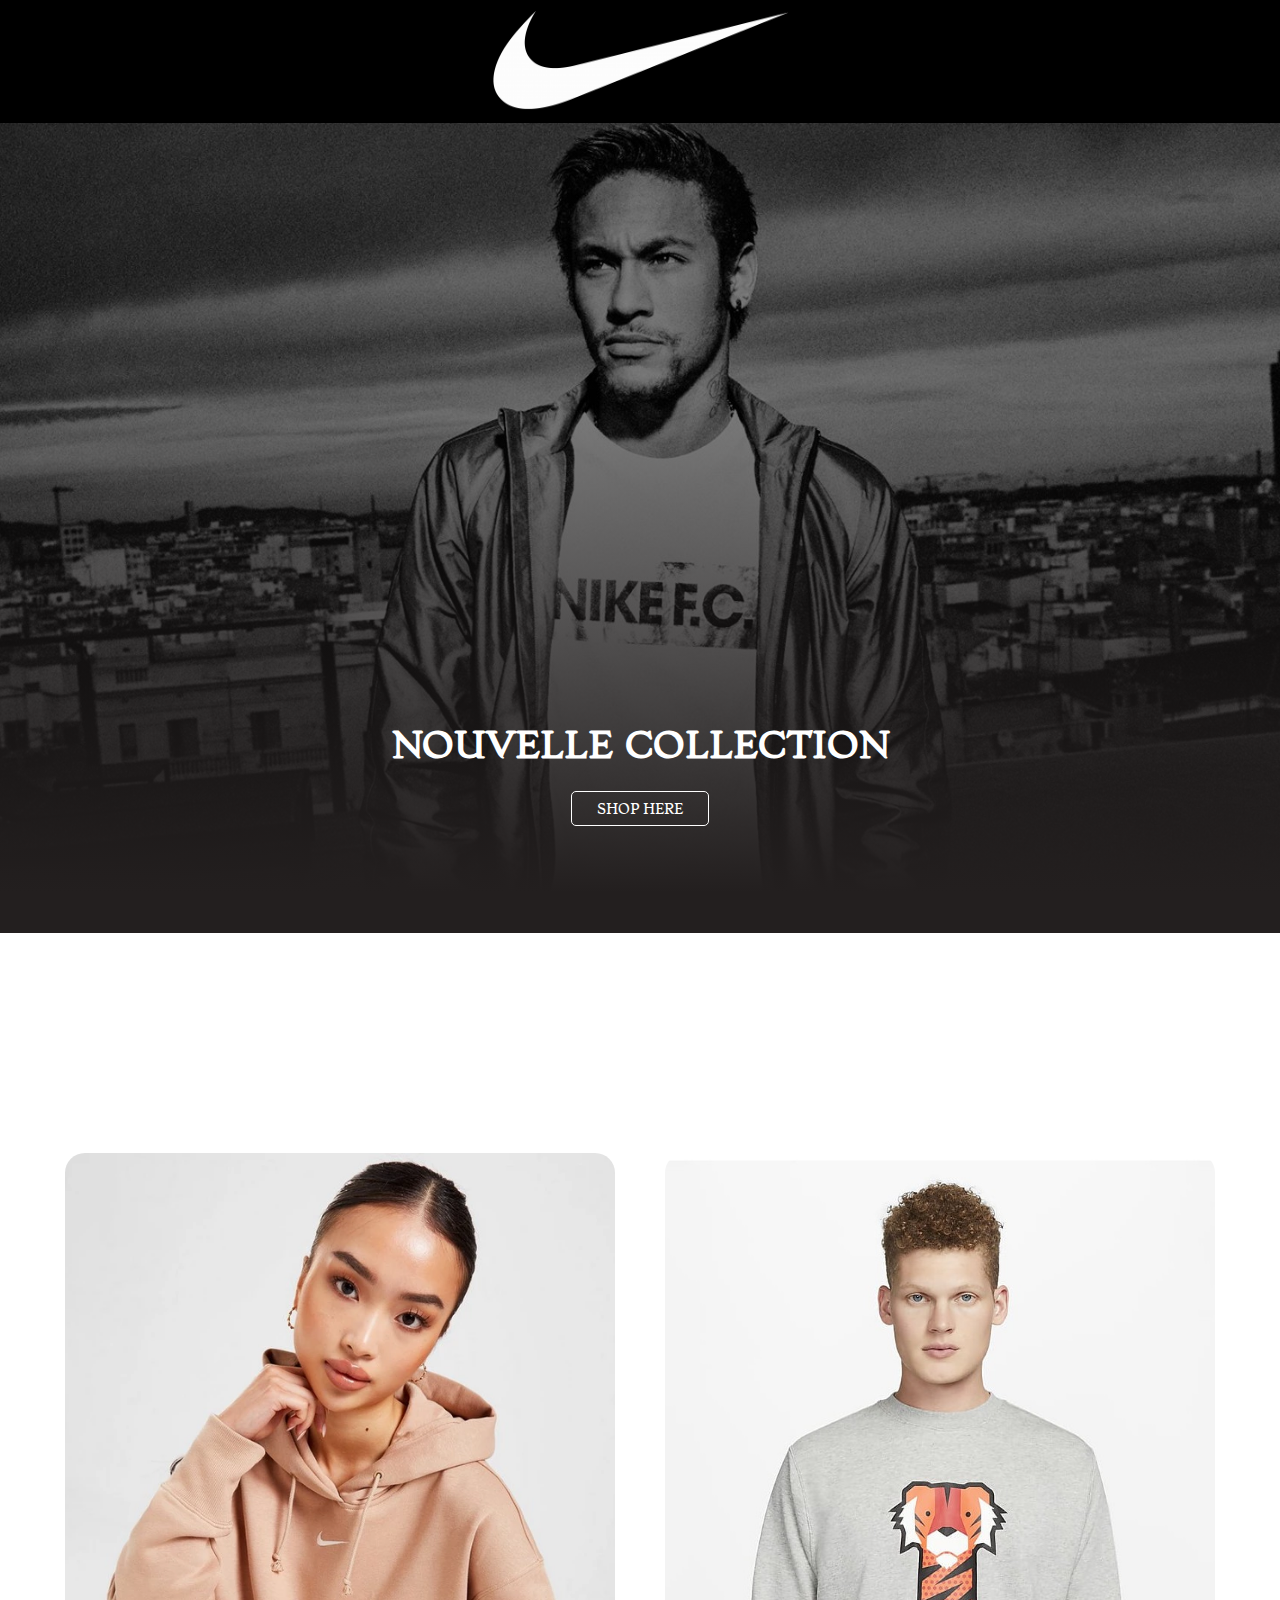
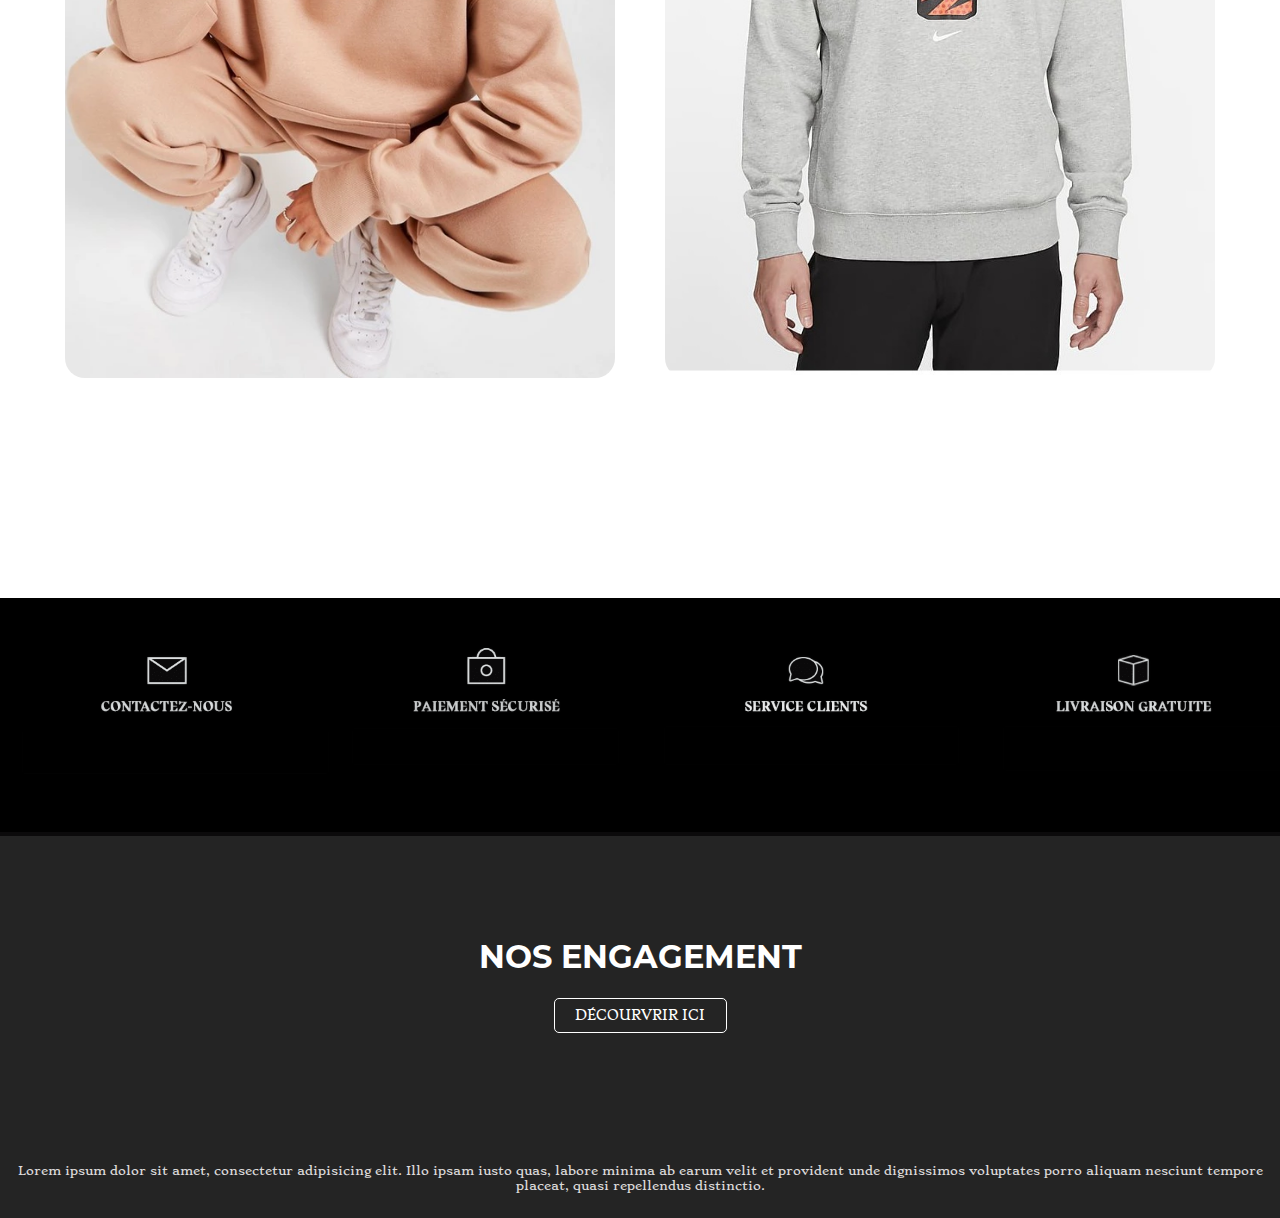
<file: Nike/index.html>
<!DOCTYPE html>
<html lang="fr">
    <head>
        <meta charset='utf-8'>
        <meta http-equiv='X-UA-Compatible' content='IE=edge'>
        <meta name='viewport' content='width=device-width, initial-scale=1'>
        <link rel='stylesheet' type='text/css' href="css/index.css">
        <link rel='stylesheet' type='text/css' href="css/fonts.css">
        <title>Nike - Store</title>
    </head>

    <body>
        <header>
            <div class="full-top">
                <div class="logo-main">
                    <img src="./img/Nike-Logo-PNG-300x107.png">
                </div>
            </div>
        </header>

        <section id="section-1">
            <div class="gradient-background-section-1">
                <div class="shop-here">
                    <h1 class="new-merch">NOUVELLE COLLECTION</h1>
                    <button><a href="../Nike/arcticle.html">SHOP HERE</a></button>
                </div>
            </div>
        </section>

        <section id="section-2">
            <div class="box-merch">
                <div class="pants-merch"></div>
                <div class="shirt-merch"></div>
            </div>
        </section>

        <section id="section-3">
            <div class="box-info">
                <img src="./img/image.png">
            </div>
        </section>
    
        <section id="section-4">
            <div class="box-engagement">
                <h1>NOS ENGAGEMENT</h1>
                <button><a href="../Nike/engagements.html">DÉCOURVRIR ICI</a></button>
            </div>
        </section>

        <footer>
            <div class="owner">Lorem ipsum dolor sit amet, consectetur adipisicing elit. Illo ipsam iusto quas, labore minima ab earum velit et provident unde dignissimos voluptates porro aliquam nesciunt tempore placeat, quasi repellendus distinctio.</div>
        </footer>
    </body>
</html>
</file>
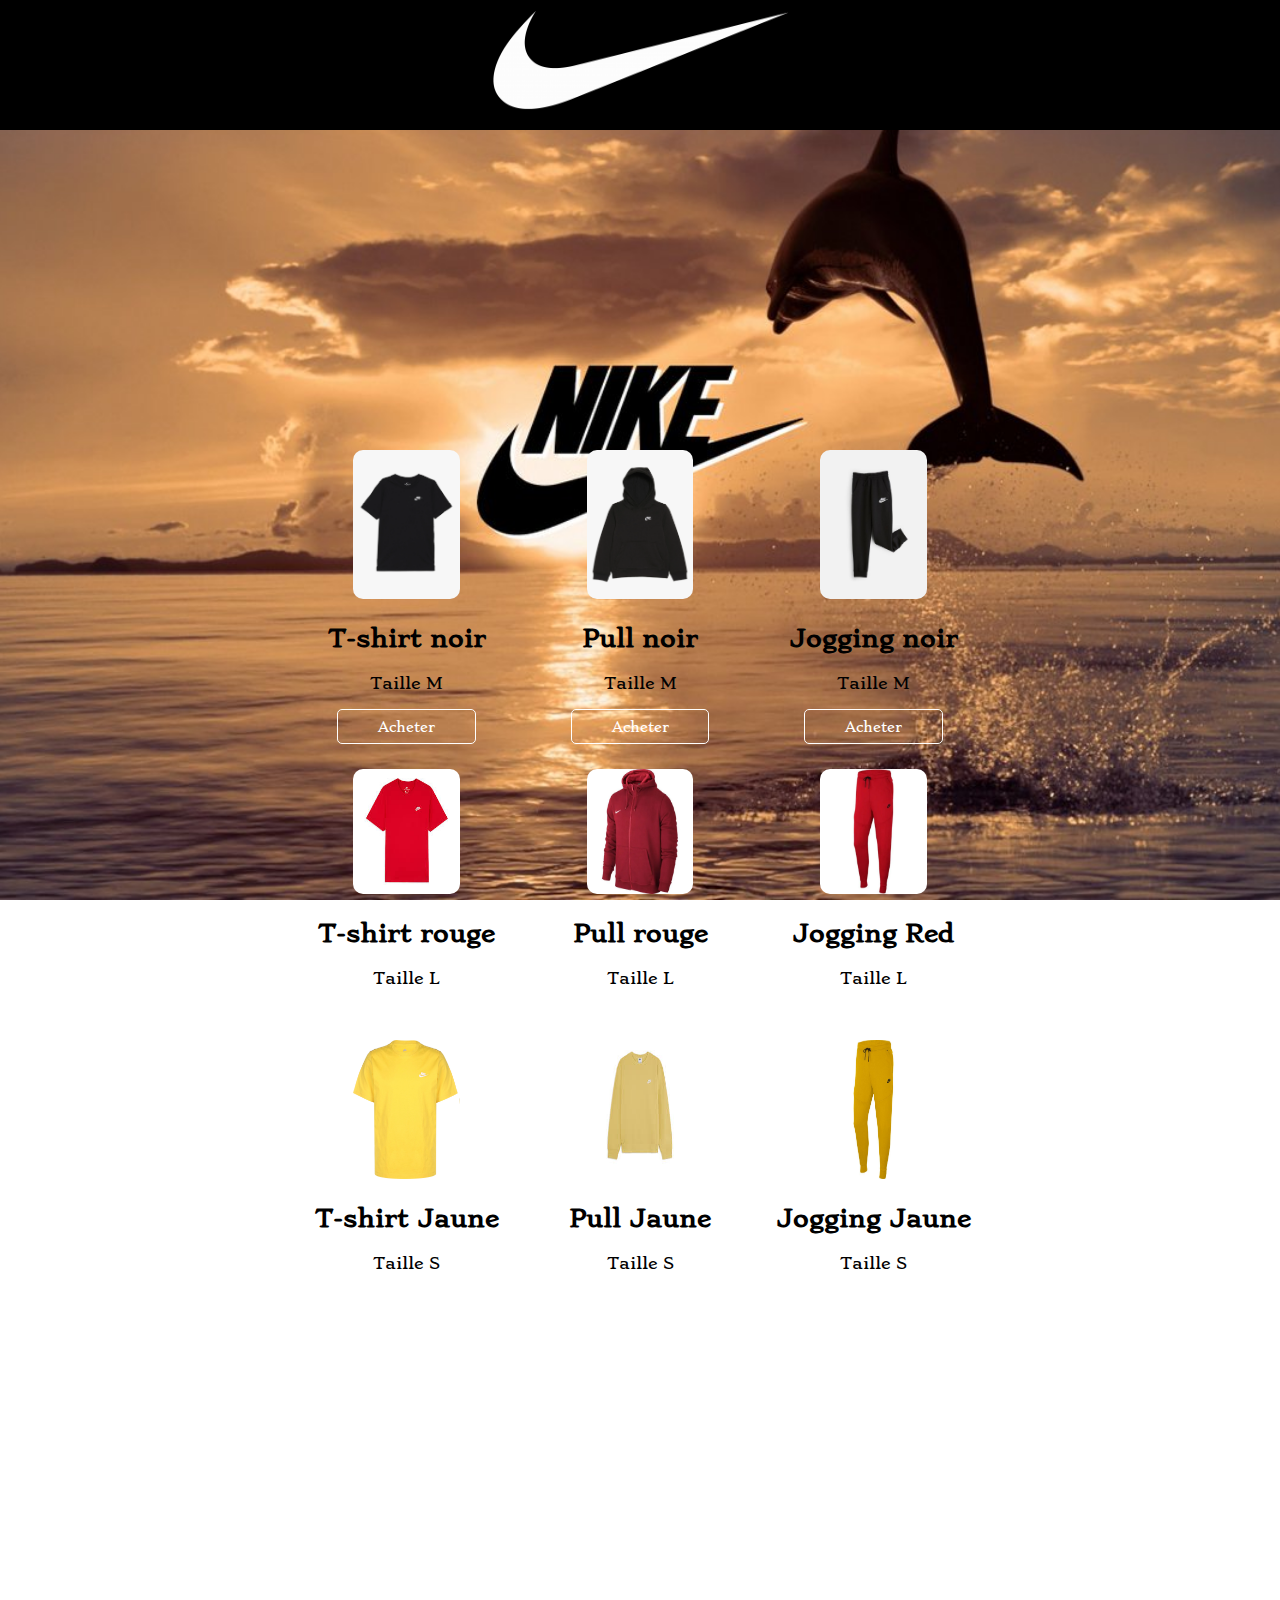
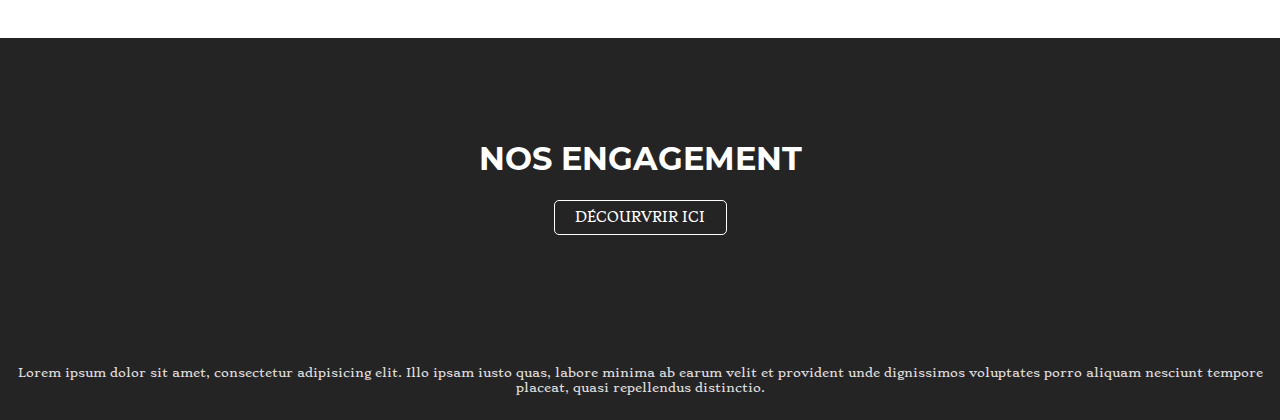
<file: Nike/arcticle.html>
<!DOCTYPE html>
<html lang="fr">
    <head>
        <meta charset='utf-8'>
        <meta http-equiv='X-UA-Compatible' content='IE=edge'>
        <meta name='viewport' content='width=device-width, initial-scale=1'>
        <link rel='stylesheet' type='text/css' href="css/article.css">
        <link rel='stylesheet' type='text/css' href="css/fonts.css">
        <title>Nike - Store/article</title>
    </head>
        <body>
            <header>
                <div class="full-top">
                    <div class="logo-main">
                        <img src="./img/Nike-Logo-PNG-300x107.png">
                    </div>
                </div>
            </header>

        <div class="grid-container">
            <div class="grid-item">
                <img src="img/tshirt noir.webp" alt="T-shirt noir">
                    <h2>T-shirt noir</h2>
                    <p>Taille M</p>
                        <div class="grid-botton">
                            <button class="buy-button">Acheter</button>
                        </div>
            </div>
            <div class="grid-item">
                <img src="img/pull.webp" alt="Pull noir">
                    <h2>Pull noir</h2>
                    <p>Taille M</p>
                        <div class="grid-button">
                            <button class="buy-button">Acheter</button>
                        </div>
            </div>
                
            <div class="grid-item">
                <img src="img/jog.jpg" alt="Jogging noir">
                    <h2>Jogging noir</h2>
                    <p>Taille M</p>
                        <div class="grid-button">
                            <button class="buy-button">Acheter</button>
                        </div>
            </div>
            <div class="grid-item">
                <img src="img/red shirt.jpg" alt="T-shirt rouge">
                    <h2>T-shirt rouge</h2>
                    <p>Taille L</p>
                        <div class="grid-button">
                            <button class="buy-button">Acheter</button>
                        </div>
            </div>
            <div class="grid-item">
                <img src="img/pull rouge.webp" alt="Pull rouge">
                    <h2>Pull rouge</h2>
                    <p>Taille L</p>
                        <div class="grid-button">
                            <button class="buy-button">Acheter</button>
                        </div>
            </div>
            <div class="grid-item">
                <img src="img/jog red.webp" alt="Jogging Red">
                    <h2>Jogging Red</h2>
                    <p>Taille L</p>
                        <div class="grid_button">
                            <button class="buy-button">Acheter</button>
                        </div>
            </div>
            <div class="grid-item">
                <img src="img/yellow.webp" alt="T-shirt jaune">
                    <h2>T-shirt Jaune</h2>
                    <p>Taille S</p>
                        <div class="grid-button">
                            <button class="buy-button">Acheter</button>
                        </div>
            </div>
            <div class="grid-item">
                <img src="img/yellow 3.jpg" alt="Pull Jaune">
                    <h2>Pull Jaune</h2>
                    <p>Taille S</p>
                        <div class="grid-button">
                            <button class="buy-button">Acheter</button>
                        </div>
            </div>
            <div class="grid-item">
                <img src="img/yellow 2.jpg" alt="Jogging Jaune">
                    <h2>Jogging Jaune</h2>
                    <p>Taille S</p>
                        <div class="grid-button">
                            <button class="buy-button">Acheter</button>
                        </div>
            </div>
        </div>

        <section id="section-4">
            <div class="box-engagement">
                <h1>NOS ENGAGEMENT</h1>
                <button><a href="../Nike/engagements.html">DÉCOURVRIR ICI</a></button>
            </div>
        </section>

            <footer>
                <div class="owner">Lorem ipsum dolor sit amet, consectetur adipisicing elit. Illo ipsam iusto quas, labore minima ab earum velit et provident unde dignissimos voluptates porro aliquam nesciunt tempore placeat, quasi repellendus distinctio.</div>
            </footer>
        </body>
</html>
</file>
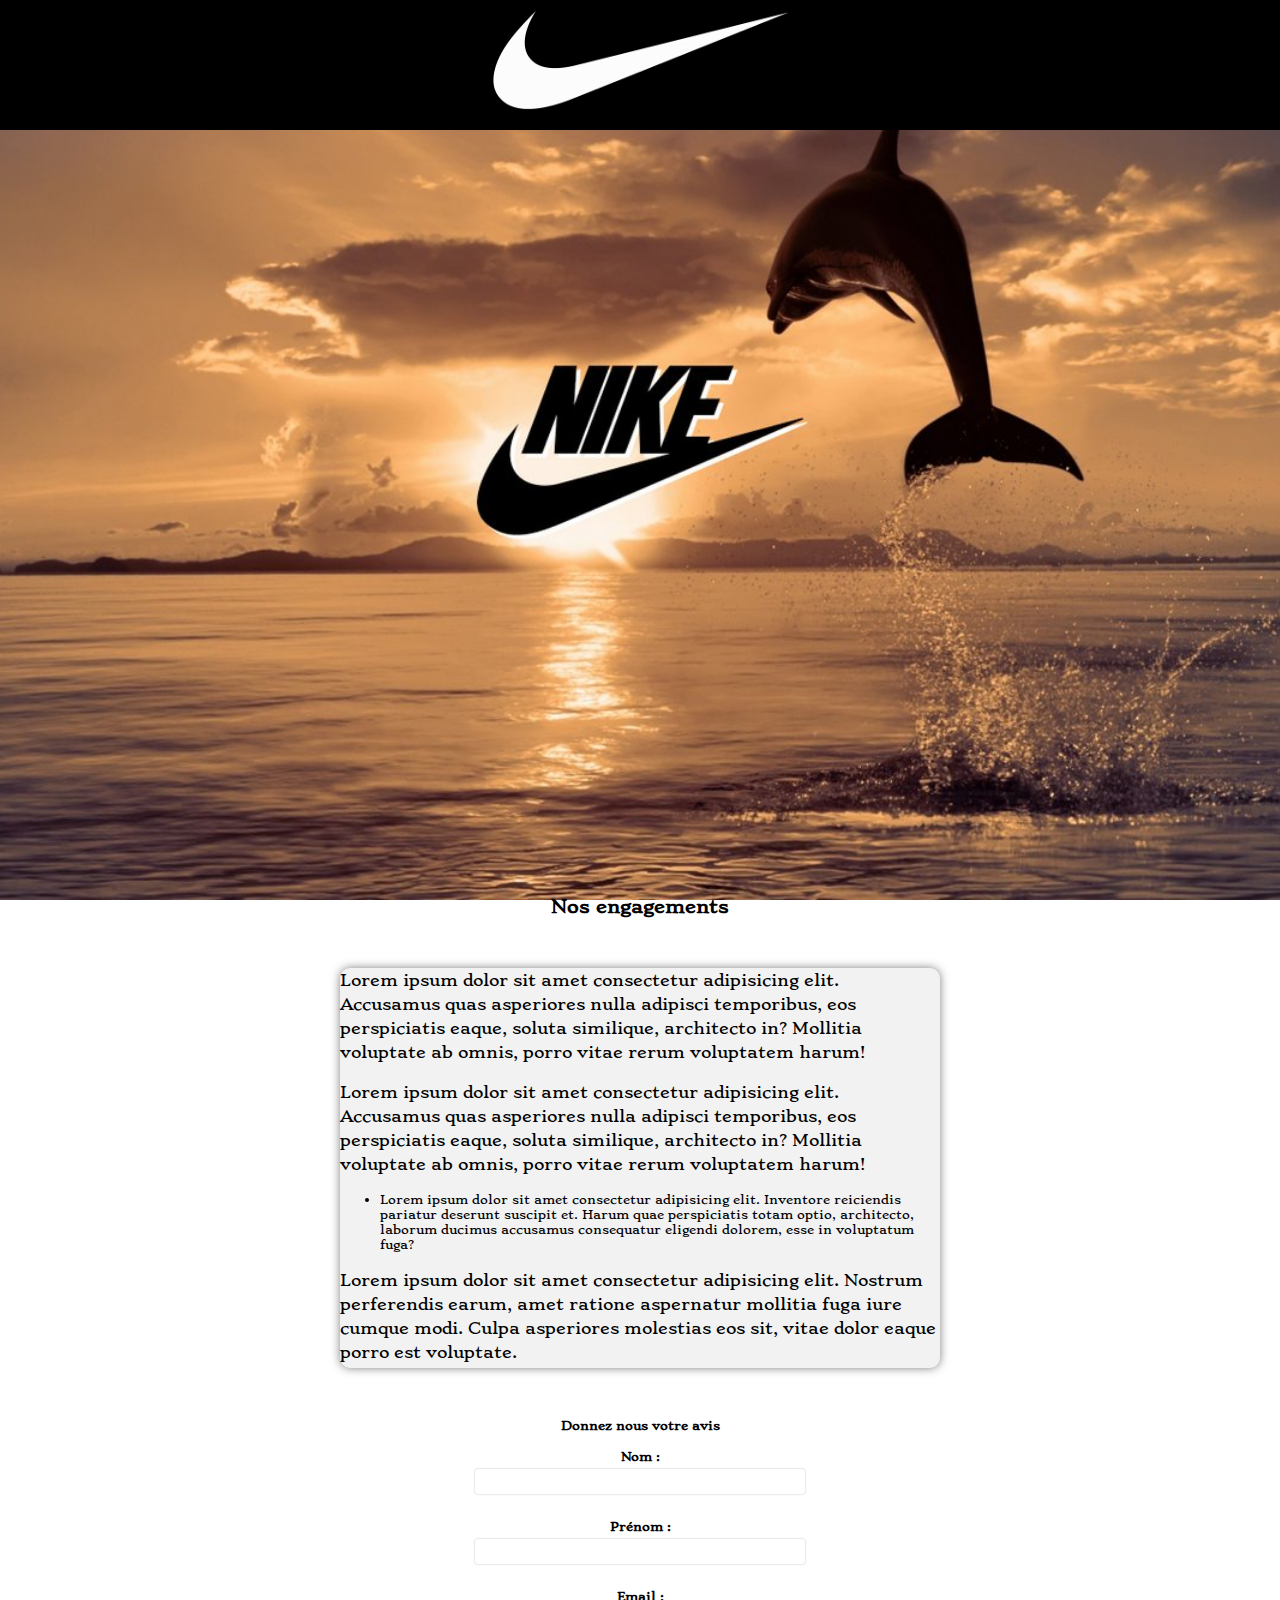
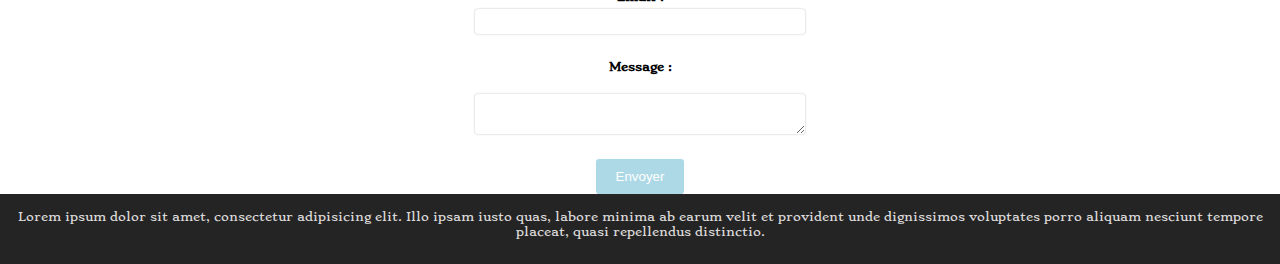
<file: Nike/engagements.html>
<!DOCTYPE html>
<html lang="fr">
    <head>
        <meta charset='utf-8'>
        <meta http-equiv='X-UA-Compatible' content='IE=edge'>
        <meta name='viewport' content='width=device-width, initial-scale=1'>
        <link rel='stylesheet' type='text/css' href="css/engagements.css">
        <link rel='stylesheet' type='text/css' href="css/fonts.css">
        <title>Nike - Store/engagements</title>
    </head>

    <body>
        <header>
            <div class="full-top">
                <div class="logo-main">
                    <img src="./img/Nike-Logo-PNG-300x107.png">
                </div>
            </div>
        </header>

            <div class="video-container">
                    <iframe width="560" height="315" src="https://www.youtube.com/embed/eGUor824a74" title="YouTube video player" frameborder="0" allow="accelerometer; autoplay; clipboard-write; encrypted-media; gyroscope; picture-in-picture; web-share" allowfullscreen></iframe>
            </div>

            <div class="containerbox"></div>
                <h2>Nos engagements</h2>
                    <div class="engagements-box">
                        <p>Lorem ipsum dolor sit amet consectetur adipisicing elit. Accusamus quas asperiores nulla adipisci temporibus, eos perspiciatis eaque, soluta similique, architecto in? Mollitia voluptate ab omnis, porro vitae rerum voluptatem harum!</p>
                        <p>Lorem ipsum dolor sit amet consectetur adipisicing elit. Accusamus quas asperiores nulla adipisci temporibus, eos perspiciatis eaque, soluta similique, architecto in? Mollitia voluptate ab omnis, porro vitae rerum voluptatem harum!</p>
                        <ul>
                            <li>
                                Lorem ipsum dolor sit amet consectetur adipisicing elit. Inventore reiciendis pariatur deserunt suscipit et. Harum quae perspiciatis totam optio, architecto, laborum ducimus accusamus consequatur eligendi dolorem, esse in voluptatum fuga?
                            </li>
                        </ul>
                        <p> Lorem ipsum dolor sit amet consectetur adipisicing elit. Nostrum perferendis earum, amet ratione aspernatur mollitia fuga iure cumque modi. Culpa asperiores molestias eos sit, vitae dolor eaque porro est voluptate.</p>
                    </div>
                </div>

            <h4>Donnez nous votre avis</h4>
                <form action="../Nike/jeu.html">
                    <label for="nom">Nom :</label>
                    <input type="text" id="nom" name="nom"><br>
                
                    <label for="prenom">Prénom :</label>
                    <input type="text" id="prenom" name="prenom"><br>
                
                    <label for="email">Email :</label>
                    <input type="email" id="email" name="email"><br>
                
                    <label for="message">Message :</label><br>
                    <textarea id="message" name="message"></textarea><br>
                
                    <input type="submit" value="Envoyer">
                </form>
                
        <footer>
            <div class="owner">Lorem ipsum dolor sit amet, consectetur adipisicing elit. Illo ipsam iusto quas, labore minima ab earum velit et provident unde dignissimos voluptates porro aliquam nesciunt tempore placeat, quasi repellendus distinctio.</div>
        </footer>
    </body>
</html>
</file>
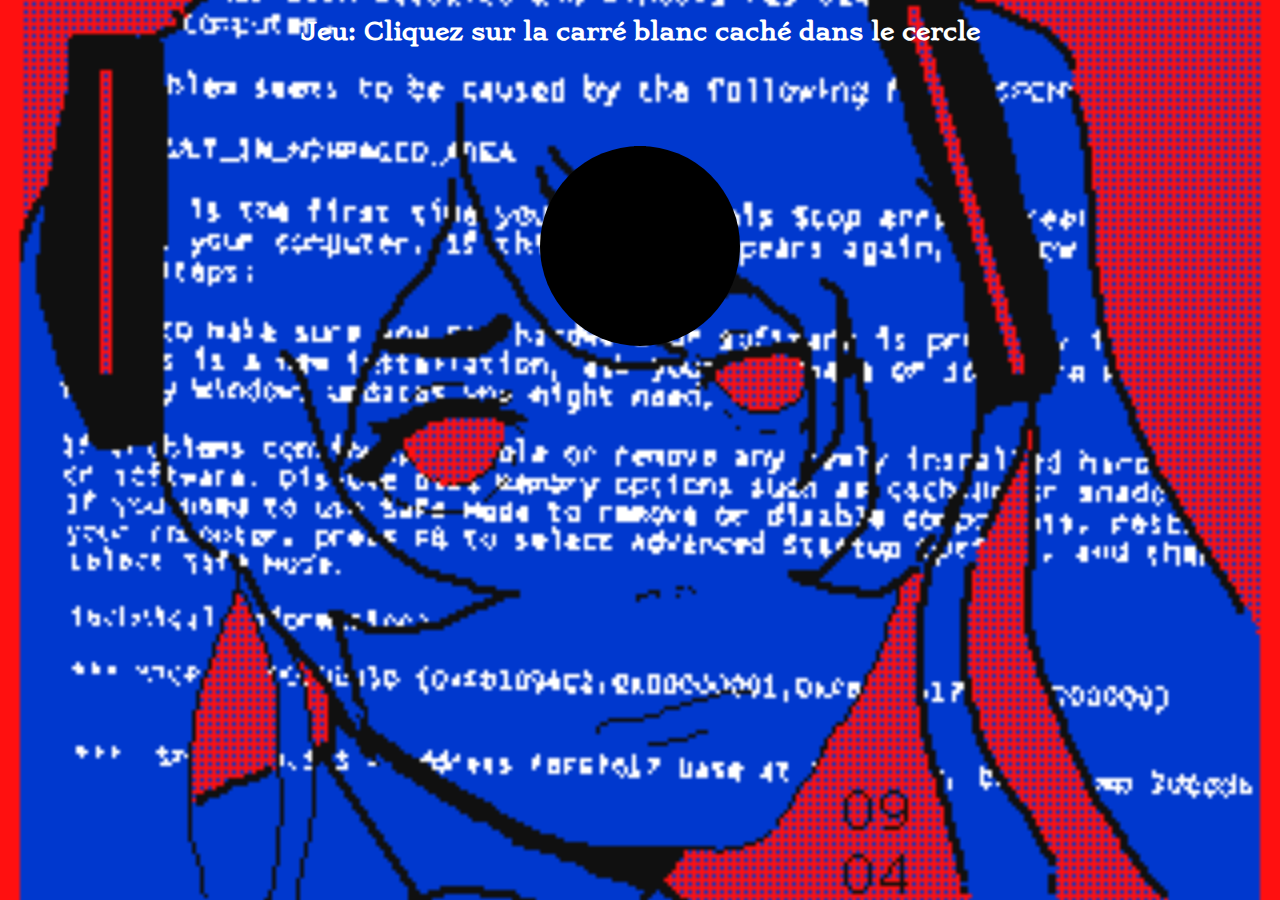
<file: Nike/jeu.html>
<!DOCTYPE html>
<html lang="fr">
    <head>
        <meta charset='utf-8'>
        <meta http-equiv='X-UA-Compatible' content='IE=edge'>
        <meta name='viewport' content='width=device-width, initial-scale=1'>
        <link rel='stylesheet' type='text/css' href="css/jeu.css">
        <link rel='stylesheet' type='text/css' href="css/fonts.css">
        <title>Nike - Store/jeu</title>
    </head>
</head>

    <body>
        <h1> Jeu: Cliquez sur la carré blanc caché dans le cercle</h1>
            <div class="pulse-anim">
                <button class="btnUwU" onclick="window.location.href='https://giphy.com/gifs/uwu-cafeilustrando-May0SdjFNSrckK7LO9/fullscreen'"></button>
            </div>
    </body>
</html>
</file>
<file: Nike/css/index.css>
html, body { 
    background-image: url("../img/DIKVk3QXcAASWzf.jpg");
    background-position: center;
    background-attachment: fixed;
    background-repeat: no-repeat;
    background-size: cover;
    position: static;
    margin: 0;
}


header {
    text-align: center;
    background-color: black;
    width: 100%;
    height: 130px;
}

header .logo-main img {
    margin: 10px 0 0 0;
    width: 300px;
    height: 100px;
}

.logo-main {
    width: 100%;
    height: 130px;
}


#section-1 {
    background-image: url("../img/neymar.jpg");
    background-repeat: no-repeat;
    background-position: top;
    background-size: cover;
    width: 100%;
    height: 810px;
    margin-top: -30px;
}

.gradient-background-section-1 {
    background-color: transparent;
    background-image: linear-gradient(180deg, #00000082 35%, #231F1F 95%);
    width: 100%;
    height: 810px;
    margin-top: -30px;
}


.shop-here {
    position: relative;
    bottom: 0;
    left: 0;
    text-align: center;
    top: 600px;
}

.shop-here button {
    border: white 1px solid;
    border-radius: 5px;
    color: white;
    background-color: transparent;
    width: 138.5px;
    height: 35px;
    position: relative;
    cursor: pointer;
    transition: 0.2s;
    font-family: "stoke";
    font-size: 13px;
    padding: 9px 23px;
    text-align: center;
}

.shop-here a{
    text-decoration: none;
    color: white;
}

.new-merch {
    
    text-align: center;
    color: white;
    font-family: "stoke";
    font-size: 35px;
}

.shop-here button a:hover {
    color: red;
}


.box-merch {
    padding-top: 220px;
    display: flex;
    margin-left: auto;
    margin-right: auto;
    justify-content: center;
    padding-bottom: 220px;    
}

.pants-merch {
    background-image: url("../img/meuf.webp");
    background-repeat: no-repeat;
    background-size: cover;
    background-position: center;
    width: 550px;
    height: 825px;
    margin-right: 25px;
    border-radius: 20px;
    transition: 0.5s;
}

.shirt-merch {
    background-image: url("../img/homme 2.jpg");
    background-repeat: no-repeat;
    background-size: cover;
    background-position: center;
    width: 550px;
    height: 825px;
    margin-left: 25px;
    border-radius: 20px;
    transition: 0.5s;
}

.shirt-merch:hover {
    transform: scale(1.1);
}

.pants-merch:hover {
    transform: scale(1.1);
}

 
#section-3 {
    background-color: #0B0A0B;
    background-size: cover;
}

#section-3 img {
    width: 100%;
}



#section-4 {
    background-color: #242424;
    width: 100%;
    height: 282px;
    text-align: center;
    padding: 10px 0px 20px 0px;
}

.box-engagement {
    padding-top: 70px;
}

.box-engagement h1 {
    color: white;
    font-family: "montserrat";
    font-size: 32px;
}

#section-4 button {
    border: white 1px solid;
    border-radius: 5px;
    color: white;
    background-color: transparent;
    width: 173px;
    height: 35px;
    position: relative;
    cursor: pointer;
    transition: 0.2s;
    font-family: "stoke";
    font-size: 13px;
    text-align: center;
}

#section-4 a {
    text-decoration: none;
    color: white;
}

#section-4 button:hover {
    background-color: #DDDDDD;
}


footer {
    background-color: #242424;
    text-align: center;
    color: rgb(219, 217, 217);
    padding-top: 15px;
    padding-bottom: 15px;
}

.owner {
    font-family: "stoke";
    font-size: 12px;
    padding: 0 0 10px 0;
}
</file>
<file: Nike/css/fonts.css>
@font-face {
    font-family: "stoke";
    src: url("../fonts/stoke.woff2");
}

@font-face {
    font-family: "montserrat";
    src: url("../fonts/montserrat.woff2");
}
</file>
<file: Nike/css/article.css>
html, body { 
    background-image: url("../img/DIKVk3QXcAASWzf.jpg");
    background-position: center;
    background-attachment: fixed;
    background-repeat: no-repeat;
    background-size: cover;
    position: static;
    margin: 0;
    font-family: "stoke";
}

header {
    text-align: center;
    background-color: black;
    width: 100%;
    height: 130px;
}

header .logo-main img {
    margin: 10px 0 0 0;
    width: 300px;
    height: 100px;
}


.grid-container {
    padding:  25%;
    display: grid;
    grid-template-columns: repeat(3, 33.33%);
    grid-gap: 20px;
    justify-content: center;
    text-align: center;
}

.grid-item img {
    width: 50%;
    height: 50%;
    border-radius: 10px;
}


.buy-button {
    border: white 1px solid;
    border-radius: 5px;
    color: white;
    background-color: transparent;
    width: 138.5px;
    height: 35px;
    position: relative;
    cursor: pointer;
    transition: 0.2s;
    font-family: "stoke";
    font-size: 13px;
    padding: 9px 23px;
    text-align: center;
}




#section-4 {
    background-color: #242424;
    width: 100%;
    height: 282px;
    text-align: center;
    padding: 10px 0px 20px 0px;
}

.box-engagement {
    padding-top: 70px;
}

.box-engagement h1 {
    color: white;
    font-family: "montserrat";
    font-size: 32px;
}

#section-4 button {
    border: white 1px solid;
    border-radius: 5px;
    color: white;
    background-color: transparent;
    width: 173px;
    height: 35px;
    position: relative;
    cursor: pointer;
    transition: 0.2s;
    font-family: "stoke";
    font-size: 13px;
    text-align: center;
}

#section-4 a {
    text-decoration: none;
    color: white;
}

#section-4 button:hover {
    background-color: #DDDDDD;
}


footer {
    background-color: #242424;
    text-align: center;
    color: rgb(219, 217, 217);
    padding-top: 15px;
    padding-bottom: 15px;
}

.owner {
    font-family: "stoke";
    font-size: 12px;
    padding: 0 0 10px 0;
}
</file>
<file: Nike/css/engagements.css>
html, body { 
    background-image: url("../img/DIKVk3QXcAASWzf.jpg");
    background-position: center;
    background-attachment: fixed;
    background-repeat: no-repeat;
    background-size: cover;
    position: static;
    margin: 0;
    font-family: "stoke";
    font-size: 12px;
}

header {
    text-align: center;
    background-color: black;
    width: 100%;
    height: 130px;
}

header .logo-main img {
    margin: 10px 0 0 0;
    width: 300px;
    height: 100px;
}

.logo-main {
    width: 100%;
    height: 130px;
}

.video-container {
    max-width: 600px;
    margin: 0 auto;
    position: relative;
    padding-bottom: 56.25%;
    padding-top: 30px;
    height: 0;
    overflow: hidden;
}
  
.video-container video {
    position: absolute;
    top: 0;
    left: 0;
    width: 100%;
    height: 100%;
}
.btnUwU {
    background-color: black;
    border: none;
    transition: all 0.2s ease-in-out;
    display: block;
    margin: 0 auto;
    max-width: 1px;
}
  
.btnUwU:hover {
padding: 20px 30px;
background-color: white;
}


.containerbox {
    display: flex;
    justify-content: center;
}

h2 {
    text-align: center;
}

.engagements-box {
    position: relative;
    margin: 50px auto;
    width: 80%;
    max-width: 600px;
    height: 400px;
    background-color: #f2f2f2;
    border-radius: 10px;
    box-shadow: 0px 0px 10px rgba(0, 0, 0, 0.5);
}

  
.engagements-box p {
    font-size: 16px;
    line-height: 1.5;
}

h4 {
    text-align: center;
}

form {
    display: flex;
    flex-direction: column;
    align-items: center;
  }
  
  label {
    display: block;
    margin-bottom: 5px;
    font-weight: bold;
  }
  
  input[type="text"],
  input[type="email"],
  textarea {
    width: 25%;
    padding: 5px;
    margin-bottom: 10px;
    border: none;
    border-radius: 3px;
    box-shadow: 0 0 2px rgba(0, 0, 0, 0.3);
  }
  
  input[type="submit"] {
    background-color: lightblue;
    color: #fff;
    padding: 10px 20px;
    border: none;
    border-radius: 3px;
    cursor: pointer;
    transition: background-color 0.2s ease;
  }
  
  input[type="submit"]:hover {
    background-color: blue;
  }
  

footer {
    background-color: #242424;
    text-align: center;
    color: rgb(219, 217, 217);
    padding-top: 15px;
    padding-bottom: 15px;
}

.owner {
    font-family: "stoke";
    font-size: 12px;
    padding: 0 0 10px 0;
}
</file>
<file: Nike/css/jeu.css>
html, body { 
    background-image: url("../img/tumblr_64e9a0c1eca9f3b1679d69c58548f0fd_e0b698eb_400.gif");
    background-position: center;
    background-attachment: fixed;
    background-repeat: no-repeat;
    background-size: cover;
    position: static;
    margin: 0;
    font-family: "stoke";
    font-size: 12px;
}


header .logo-main img {
    margin: 10px 0 0 0;
    width: 300px;
    height: 100px;
}

.logo-main {
    width: 100%;
    height: 130px;
}



h1 {
    text-align: center;
    color: white;
}

.btnUwU {
    background-color: black;
    border: none;
    transition: all 0.2s ease-in-out;
    display: block;
    margin: 0 auto;
    max-width: 1px;
}
  
.btnUwU:hover {
padding: 20px 30px;
background-color: white;
}


.pulse-anim {
    width: 200px;
    height: 200px;
    border-radius: 50%;
    background: #000;
    margin: 100px auto 0;
    box-shadow: 0 0 0 0 #000;
    animation: pulse 1.3s infinite;
}

@keyframes pulse {
    to {
        box-shadow: 0 0 0 18px rgba(0, 0, 0, 0.01);
    }
}
</file>
